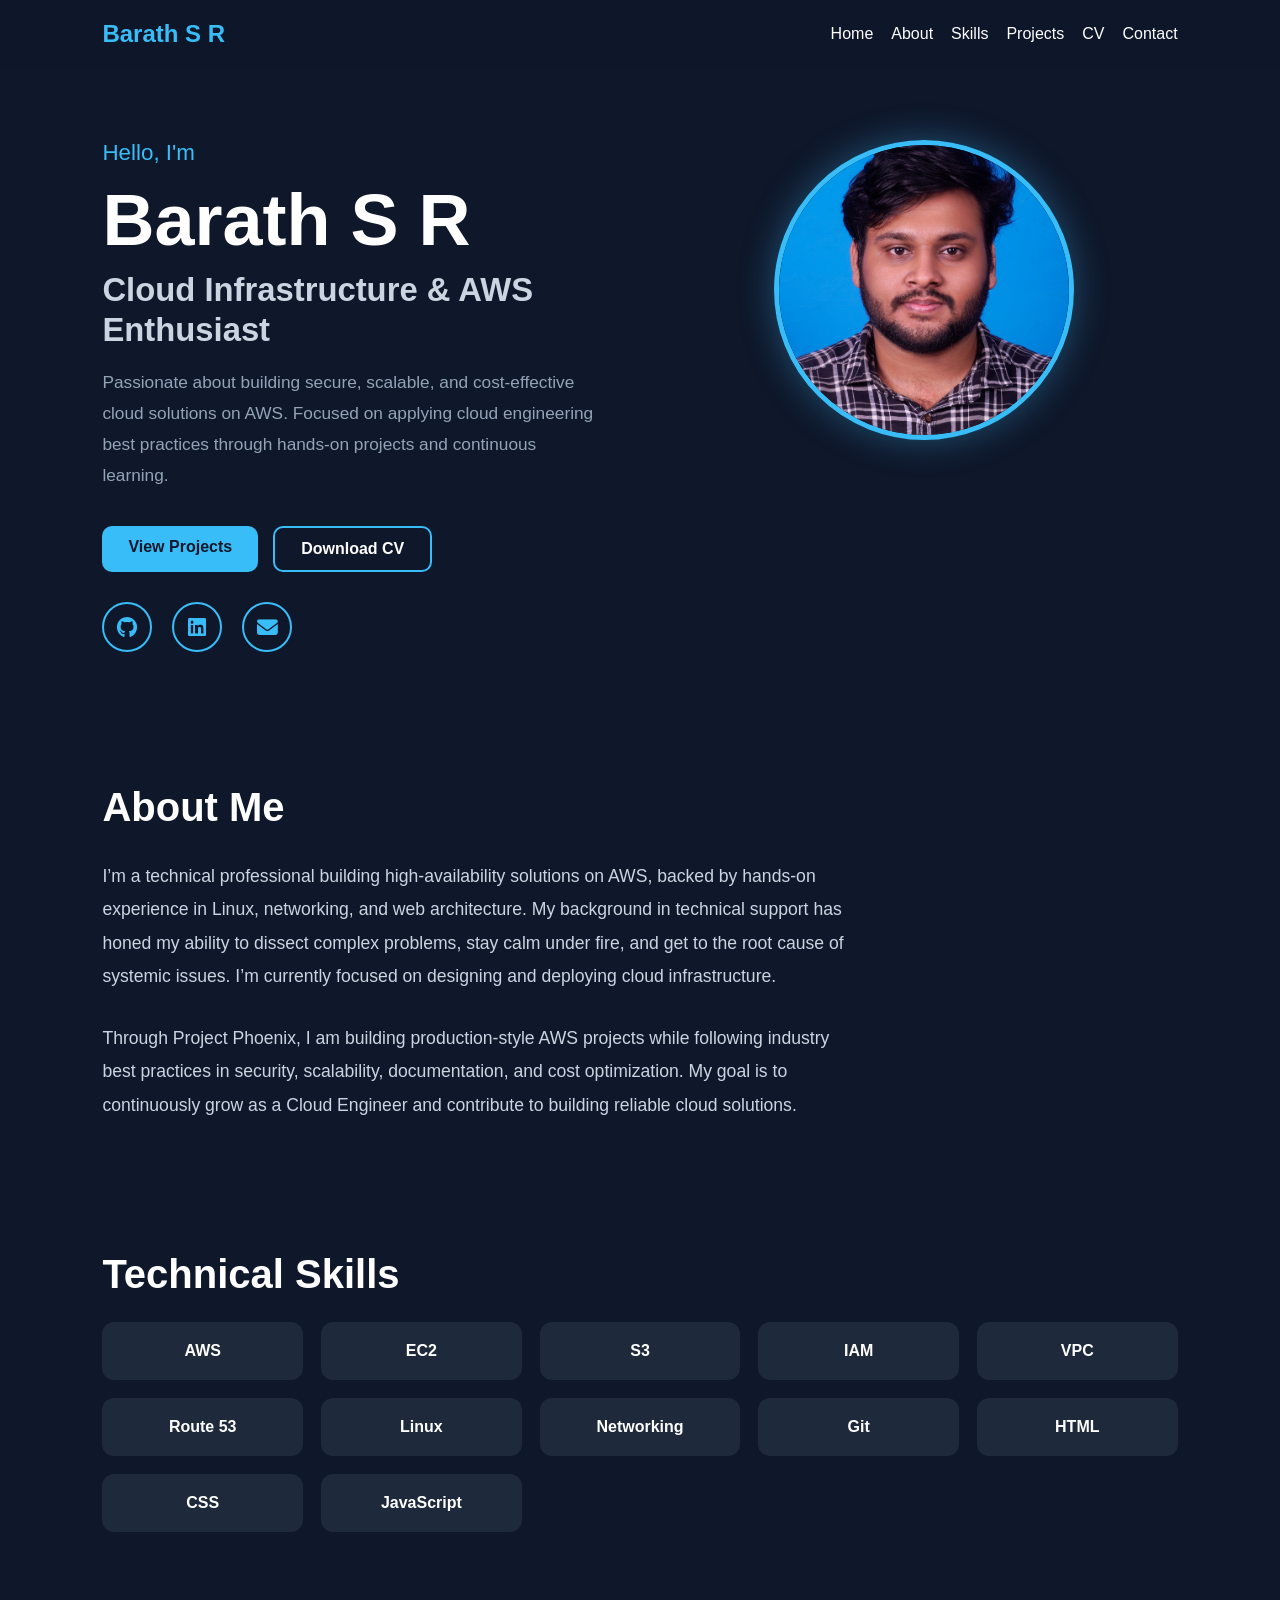
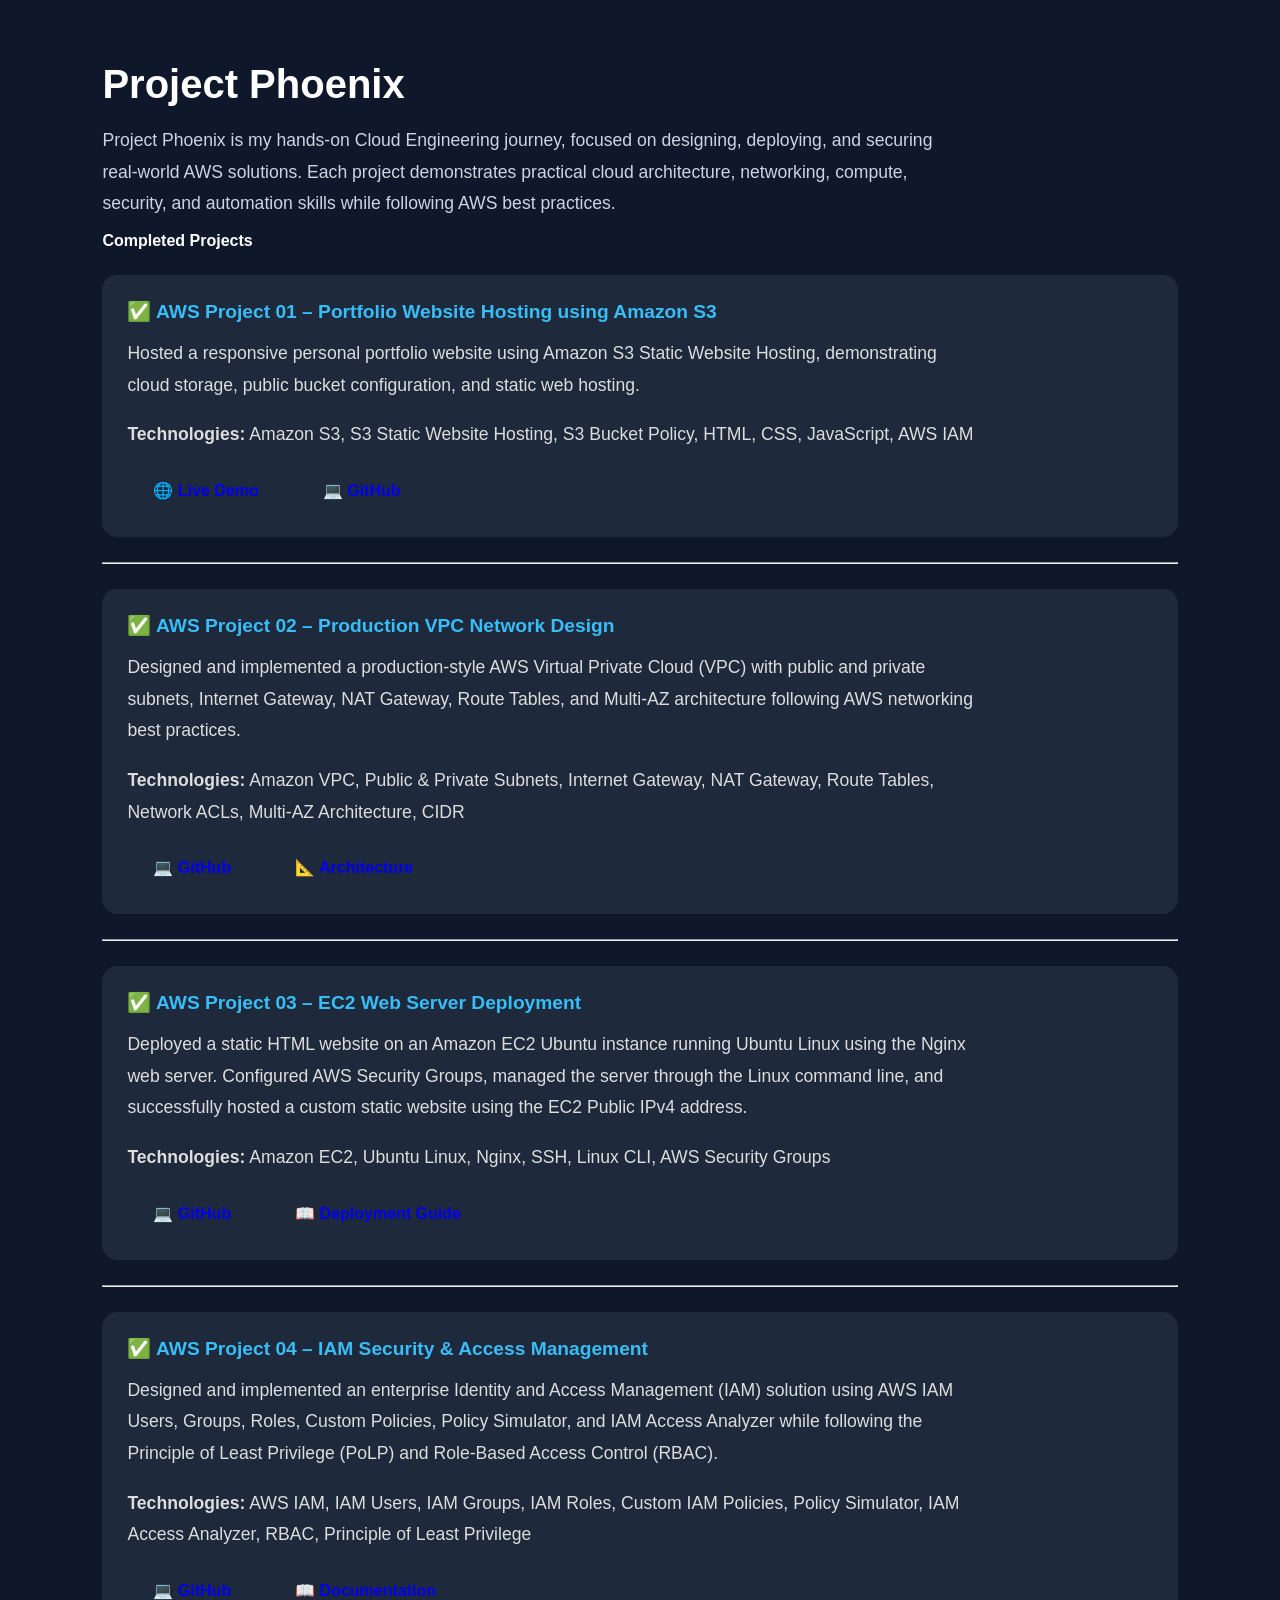
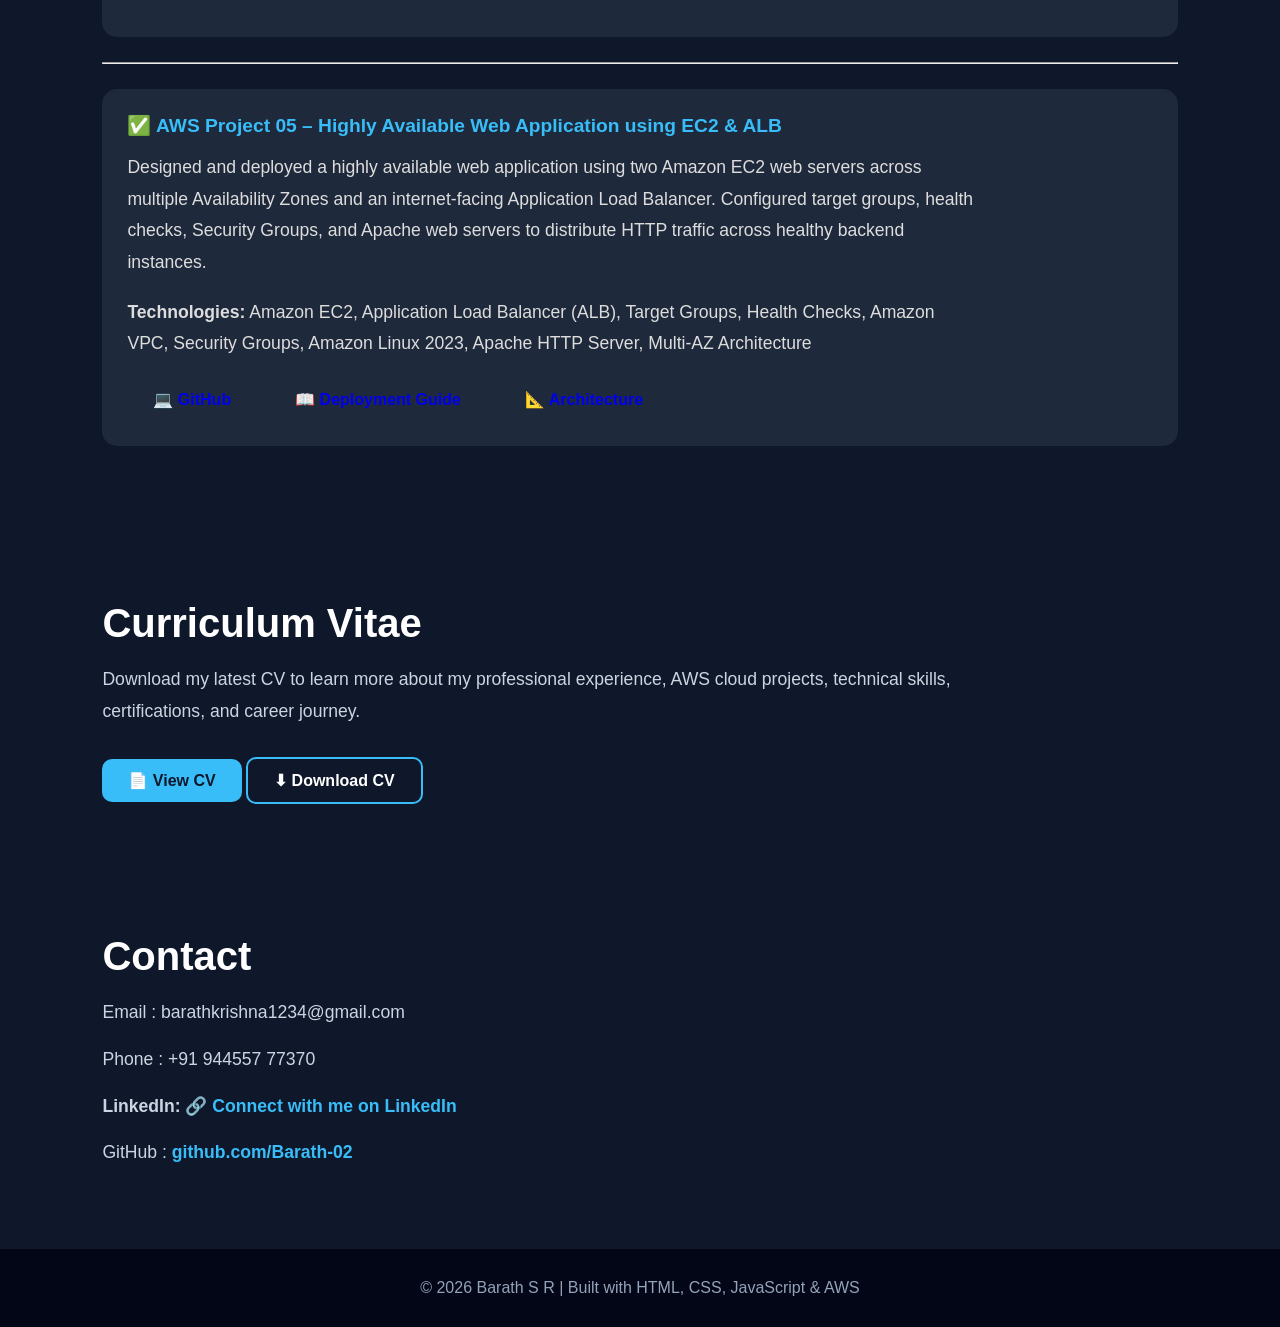
<file: index.html>
<!DOCTYPE html>
<html lang="en">
<head>
    <meta charset="UTF-8">
    <meta name="viewport" content="width=device-width, initial-scale=1.0">
    <title>Barath S R |Cloud Infrastructure & AWS Enthusiast</title>

    <link rel="stylesheet" href="css/style.css">
    <link rel="stylesheet"
href="https://cdnjs.cloudflare.com/ajax/libs/font-awesome/6.6.0/css/all.min.css">
</head>
<body>
    <nav>
    <div class="logo">Barath S R</div>

    <div class="menu-toggle" id="menu-toggle">
        ☰
    </div>

    <ul class="nav-links" id="nav-links">
        <li><a href="#home">Home</a></li>
        <li><a href="#about">About</a></li>
        <li><a href="#skills">Skills</a></li>
        <li><a href="#projects">Projects</a></li>
        <li><a href="assets/CV/BARATH.S.R_CV.pdf">CV</a></li>
        <li><a href="#contact">Contact</a></li>
    </ul>
</nav>
    <header id="home" class="hero">

        <div class="hero-content">
    
            <p class="intro">Hello, I'm</p>
    
            <h1>Barath S R</h1>
    
            <h2>Cloud Infrastructure & AWS Enthusiast</h2>
    
            <p class="description">
                Passionate about building secure, scalable, and cost-effective cloud solutions on AWS.
                Focused on applying cloud engineering best practices through hands-on projects and continuous learning.
            </p>
    
           <div class="buttons">

    <a href="#projects" class="btn primary">
        View Projects
    </a>

    <a href="assets/CV/BARATH.S.R_CV.pdf"
   class="btn secondary"
   download>
    Download CV
</a>

</div>

<div class="social-icons">

    <a href="https://github.com/Barath-02"
       target="_blank"
       rel="noopener noreferrer"
       title="GitHub">
        <i class="fab fa-github"></i>
    </a>

    <a href="https://www.linkedin.com/in/barath02/"
       target="_blank"
       rel="noopener noreferrer"
       title="LinkedIn">
        <i class="fab fa-linkedin"></i>
    </a>

    <a href="mailto:barathkrishna1234@gmai.com"
       title="Email">
        <i class="fas fa-envelope"></i>
    </a>

</div>
    
        </div>
    
        <div class="hero-image">
    <img src="assets/images/profile.jpg" alt="Barath S R">
</div>
    </header>
    <!-- About Section -->
    <section id="about" class="fade-section">

    <h2>About Me</h2>

<p>
    I’m a technical professional building high-availability solutions on AWS, backed by hands-on experience in Linux, networking, and web architecture. My background in technical support has honed my ability to dissect complex problems, stay calm under fire, and get to the root cause of systemic issues. I’m currently focused on designing and deploying cloud infrastructure.

<br>

<p>
   Through Project Phoenix, I am building production-style AWS projects while following industry best practices in security, scalability, documentation, and cost optimization. My goal is to continuously grow as a Cloud Engineer and contribute to building reliable cloud solutions.

</p>
    
    </section>

<!-- Skills Section -->
<section id="skills" class="fade-section">

    <h2>Technical Skills</h2>

    <div class="skills-grid">

        <div>AWS</div>
        <div>EC2</div>
        <div>S3</div>
        <div>IAM</div>
        <div>VPC</div>
        <div>Route 53</div>
        <div>Linux</div>
        <div>Networking</div>
        <div>Git</div>
        <div>HTML</div>
        <div>CSS</div>
        <div>JavaScript</div>

    </div>

</section>

<!-- Projects Section -->

<section id="projects" class="fade-section">

    <h2>Project Phoenix</h2>

    <p>
        <p>
    Project Phoenix is my hands-on Cloud Engineering journey, focused on designing,
    deploying, and securing real-world AWS solutions. Each project demonstrates
    practical cloud architecture, networking, compute, security, and automation
    skills while following AWS best practices.
</p>
    </p>

    <h4>Completed Projects</h4>

<div class="completed-project">

    <h5>✅ AWS Project 01 – Portfolio Website Hosting using Amazon S3</h5>

    <p>
        Hosted a responsive personal portfolio website using Amazon S3 Static Website Hosting,
        demonstrating cloud storage, public bucket configuration, and static web hosting.
    </p>

    <p>
    <strong>Technologies:</strong> Amazon S3, S3 Static Website Hosting,
    S3 Bucket Policy, HTML, CSS, JavaScript, AWS IAM
</p>

    <div class="project-buttons">
        <a href="http://barathsr-portfolio-2026.s3-website.ap-south-1.amazonaws.com/" target="_blank" class="btn">
            🌐 Live Demo
        </a>

        <a href="https://github.com/Barath-02/aws-project-01-portfolio-hosting" target="_blank" class="btn">
            💻 GitHub
        </a>
    </div>

</div>

<hr>

<div class="completed-project">

    <h5>✅ AWS Project 02 – Production VPC Network Design</h5>

    <p>
        Designed and implemented a production-style AWS Virtual Private Cloud (VPC) with public
        and private subnets, Internet Gateway, NAT Gateway, Route Tables, and Multi-AZ architecture
        following AWS networking best practices.
    </p>

    <p>
    <strong>Technologies:</strong> Amazon VPC, Public & Private Subnets,
    Internet Gateway, NAT Gateway, Route Tables, Network ACLs,
    Multi-AZ Architecture, CIDR
</p>

    <div class="project-buttons">

    <a href="https://github.com/Barath-02/aws-project-02-vpc-network-design" target="_blank" class="btn">
        💻 GitHub
    </a>

    <a href="assets/architecture/aws-project-02-vpc-architecture.png"
   target="_blank"
   class="btn">
    📐 Architecture
</a>

</div>

</div>

<hr>

<div class="completed-project">

    <h5>✅ AWS Project 03 – EC2 Web Server Deployment</h5>

    <p>
        Deployed a static HTML website on an Amazon EC2 Ubuntu instance running Ubuntu Linux using the Nginx web server.
        Configured AWS Security Groups, managed the server through the Linux command line, and successfully hosted
        a custom static website using the EC2 Public IPv4 address.
    </p>

    <p>
        <strong>Technologies:</strong> Amazon EC2, Ubuntu Linux, Nginx, SSH, Linux CLI, AWS Security Groups
    </p>

    <div class="project-buttons">

        <a href="https://github.com/Barath-02/aws-project-03-ec2-webserver"
           target="_blank"
           class="btn">
            💻 GitHub
        </a>

         <a href="https://github.com/Barath-02/aws-project-03-ec2-webserver/blob/main/Deployment-Guide.md"
       target="_blank"
       class="btn">
        📖 Deployment Guide
    </a>

    </div>

</div>

<hr>

<div class="completed-project">

    <h5>✅ AWS Project 04 – IAM Security & Access Management</h5>

    <p>
        Designed and implemented an enterprise Identity and Access Management (IAM)
        solution using AWS IAM Users, Groups, Roles, Custom Policies,
        Policy Simulator, and IAM Access Analyzer while following the
        Principle of Least Privilege (PoLP) and Role-Based Access Control (RBAC).
    </p>

    <p>
        <strong>Technologies:</strong> AWS IAM, IAM Users, IAM Groups, IAM Roles,
        Custom IAM Policies, Policy Simulator, IAM Access Analyzer, RBAC,
        Principle of Least Privilege
    </p>

    <div class="project-buttons">

        <a href="https://github.com/Barath-02/aws-project-04-iam-security-best-practices"
           target="_blank"
           class="btn">
            💻 GitHub
        </a>

        <a href="https://github.com/Barath-02/aws-project-04-iam-security-best-practices/blob/main/README.md"
           target="_blank"
           class="btn">
            📖 Documentation
        </a>

    </div>

</div>

<hr>
<div class="completed-project">

<h5>✅ AWS Project 05 – Highly Available Web Application using EC2 & ALB</h5>

<p>
    Designed and deployed a highly available web application using two Amazon EC2 web servers
    across multiple Availability Zones and an internet-facing Application Load Balancer.
    Configured target groups, health checks, Security Groups, and Apache web servers to
    distribute HTTP traffic across healthy backend instances.
</p>

<p>
    <strong>Technologies:</strong> Amazon EC2, Application Load Balancer (ALB),
    Target Groups, Health Checks, Amazon VPC, Security Groups,
    Amazon Linux 2023, Apache HTTP Server, Multi-AZ Architecture
</p>

<div class="project-buttons">

    <a href="https://github.com/Barath-02/aws-project-05-highly-available-web"
   target="_blank"
   class="btn">
    💻 GitHub
</a>

   <a href="https://github.com/Barath-02/aws-project-05-highly-available-web/blob/main/Documentation/Deployment-Guide.md"
   target="_blank"
   class="btn">
    📖 Deployment Guide
</a>

    <a href="assets/architecture/aws-project-05-high-availability-architecture.png"
       target="_blank"
       class="btn">
        📐 Architecture
    </a>

</div>

</div>


</section>

<section id="CV" class="fade-section">

    <h2>Curriculum Vitae</h2>

    <p>
        Download my latest CV to learn more about my professional experience,
        AWS cloud projects, technical skills, certifications, and career journey.
    </p>

    <br>

   <a href="assets/CV/BARATH.S.R_CV.pdf"
   class="btn primary"
   target="_blank">
    📄 View CV
</a>

<a href="assets/CV/BARATH.S.R_CV.pdf"
   class="btn secondary"
   download>
    ⬇ Download CV
</a>

</section>

<!-- Contact Section -->
<section id="contact" class="fade-section">

    <h2>Contact</h2>
    
    <p>Email : barathkrishna1234@gmail.com</p>
    
    <p>Phone : +91 944557 77370</p>
    
    <p>
    <strong>LinkedIn:</strong>
    <a href="https://www.linkedin.com/in/barath02/"
       target="_blank"
       rel="noopener noreferrer">
        🔗 Connect with me on LinkedIn
    </a>
</p>
    
    <p>
    GitHub :
    <a href="https://github.com/Barath-02" target="_blank">
        github.com/Barath-02
    </a>
</p>
    
    </section>

<!-- Footer -->
<footer>

    <p>© 2026 Barath S R | Built with HTML, CSS, JavaScript & AWS</p>

</footer>
<script src="js/script.js"></script>
</body>
</html>
</file>
<file: css/style.css>
/* Reset */
* {
    margin: 0;
    padding: 0;
    box-sizing: border-box;
}

/* Body */
body {
    background-color: #0f172a;
    color: white;
    font-family: Arial, Helvetica, sans-serif;
}

/* ===========================
   HERO SECTION
=========================== */

.hero{
    min-height:80vh;
    display:flex;
    justify-content:space-between;
    align-items:flex-start;
    gap:60px;
    padding:140px 8% 60px;
}

/* Left Side */
.hero-content{
    flex:1;
    max-width:520px;
}

.intro{
    color:#38bdf8;
    font-size:1.4rem;
    margin-bottom:15px;
}

.hero h1{
    font-size:4.5rem;
    margin-bottom:10px;
    line-height:1.1;
}

.hero h2{
    font-size:2.05rem;
    color:#cbd5e1;
    line-height:1.2;
    margin-bottom:18px;
}

.description{
    color:#94a3b8;
    line-height:1.8;
    font-size:1.08rem;
    max-width:500px;
    margin-bottom:35px;
}

/* Buttons */
.buttons{

    display:flex;

    gap:15px;

    margin-top:18px;

}

.btn{
    display:inline-block;
    padding:12px 26px;
    border-radius:10px;
    text-decoration:none;
    font-weight:bold;
    transition:.3s ease;
}

.buttons button{

    padding:15px 34px;

    border-radius:10px;

    border:none;

    font-size:1rem;

    font-weight:bold;

    cursor:pointer;

    transition:0.3s;

}

.primary{

    background:#38bdf8;

    color:#0f172a;

}

.secondary{

    background:transparent;

    color:white;

    border:2px solid #38bdf8;

}

.btn:hover{

    transform:translateY(-4px);

}
.btn:hover{
    background:#38bdf8;
    color:#0f172a;
}

/* ===========================
   NAVIGATION BAR
=========================== */

nav{
    position: fixed;
    top:0;
    left:0;
    width:100%;

    display:flex;
    justify-content:space-between;
    align-items:center;

    padding:20px 8%;

    background:rgba(15,23,42,0.85);

    backdrop-filter:blur(10px);

    z-index:1000;
}

.logo{

    font-size:1.5rem;

    font-weight:bold;

    color:#38bdf8;

    cursor:pointer;

}

.nav-links{

    display:flex;

    list-style:none;

    gap:18px;

}

.nav-links a{

    text-decoration:none;

    color:white;

    font-weight:500;

    transition:.3s;

}

.nav-links a{
    text-decoration:none;
    color:white;
    font-weight:500;
    transition:all .3s ease;
    position:relative;
}

.nav-links a::after{
    content:"";
    position:absolute;
    left:0;
    bottom:-6px;
    width:0;
    height:2px;
    background:#38bdf8;
    transition:width .3s ease;
}

.nav-links a:hover{
    color:#38bdf8;
}

.nav-links a:hover::after{
    width:100%;
}

/* ===========================
   HAMBURGER MENU
=========================== */

.menu-toggle{
    display:none;
    font-size:2rem;
    color:#38bdf8;
    cursor:pointer;
}

.hero-image{
    flex:1;
    display:flex;
    justify-content:center;
    align-items:center;
}

.hero-image img{

    width:300px;
    height:300px;

    object-fit:cover;

    border-radius:50%;

    border:5px solid #38bdf8;

    box-shadow:0 0 35px rgba(56,189,248,.35);

    transition:0.4s ease;

}

.hero-image img:hover{

    transform:translateY(-8px) scale(1.03);

    box-shadow:0 0 70px rgba(56,189,248,.8);

}
/* ===========================
   SECTIONS
=========================== */

section{
    padding:65px 8%;
    scroll-margin-top:90px;
}

section h2{
    font-size:2.5rem;
    margin-bottom:18px;
    color:white;
}

section p{
    color:#cbd5e1;
    line-height:1.8;
    font-size:1.1rem;
    margin-bottom:12px;
    max-width:850px;
}

/* ===========================
   SKILLS
=========================== */

.skills-grid{
    display:grid;
    grid-template-columns:repeat(auto-fit,minmax(180px,1fr));
    gap:18px;
    margin-top:25px;
}

.skills-grid div{
    background:#1e293b;
    padding:20px;
    border-radius:12px;
    text-align:center;
    font-weight:bold;
    transition:0.3s;
}

.skills-grid div:hover{
    background:#38bdf8;
    color:#0f172a;
    transform:translateY(-5px);
}

/* ===========================
   PROJECT
=========================== */

.project-card{
    background:#1e293b;
    padding:30px;
    border-radius:15px;
    margin-top:30px;
}

.project-card h3{
    margin-bottom:20px;
}

.project-card p{
    margin-bottom:25px;
}

.project-card button{
    padding:14px 28px;
    background:#38bdf8;
    border:none;
    border-radius:10px;
    font-weight:bold;
    cursor:pointer;
}

/* ===========================
   CONTACT
=========================== */

#contact p{
    margin-bottom:15px;
}

/* ===========================
   FOOTER
=========================== */

footer{
    background:#020617;
    text-align:center;
    padding:30px;
    color:#94a3b8;
}

/* ===========================
   MOBILE RESPONSIVE
=========================== */

@media screen and (max-width:768px){

   /* Mobile Navigation */

nav{

    display:flex;

    justify-content:space-between;

    align-items:center;

    padding:18px 20px;

}

.logo{

    font-size:1.5rem;

    margin:0;

}

.menu-toggle{

    display:block;

}

.nav-links{

    display:none;

    position:absolute;

    top:75px;

    left:0;

    width:100%;

    background:#0f172a;

    flex-direction:column;

    align-items:center;

    padding:20px 0;

    gap:20px;

}

.nav-links.active{

    display:flex;

}


    .hero{
        flex-direction:column-reverse;
        align-items:center;
        justify-content:center;
        text-align:center;
        gap:25px;
        padding:120px 20px 50px;
    }

    .hero-content{
    max-width:100%;
    display:flex;
    flex-direction:column;
    align-items:center;
}

    .hero h1{
        font-size:2.8rem;
    }

    .hero h2{
    font-size:1.45rem;
    line-height:1.3;
}

    .description{
    font-size:.95rem;
    line-height:1.8;
    max-width:330px;
    margin:auto;
}

    .hero-image{
    width:100%;
    display:flex;
    justify-content:center;
    align-items:center;
    margin-bottom:20px;
}

    .hero-image img{
    width:180px;
    height:180px;
    display:block;
    margin:0 auto;
}

    .buttons{

    flex-direction:column;

    align-items:center;

    gap:15px;

}

.buttons .btn{

    width:220px;

}

    section{
        padding:55px 20px;
    }

    section h2{
        font-size:2rem;
    }

    .skills-grid{
        grid-template-columns:1fr;
    }

    .project-buttons{
        justify-content:center;
    }

}


/* Completed Projects */

.completed-project{
    background:#1e293b;
    padding:25px;
    border-radius:15px;
    margin:25px 0;
    transition:.3s ease;
}

.completed-project:hover{
    transform:translateY(-5px);
    box-shadow:0 0 20px rgba(56,189,248,.2);
}

.completed-project h5{
    font-size:1.2rem;
    color:#38bdf8;
    margin-bottom:15px;
}

.completed-project p {
    line-height: 1.8;
    margin-bottom: 18px;
    color: #ddd;
}

.project-card hr {
    border: none;
    border-top: 1px solid rgba(255,255,255,0.15);
    margin: 35px 0;
}

.project-buttons{
    display:flex;
    gap:12px;
    flex-wrap:wrap;
    margin-top:15px;
}

.coming-soon {
    opacity: 0.8;
}

html{
    scroll-behavior:smooth;
}

img{
    max-width:100%;
    height:auto;
}
/* ===========================
   ABOUT SECTION
=========================== */

#about h2{
    margin-bottom:30px;
}

#about p{
    max-width:760px;
    line-height:1.9;
    margin-bottom:28px;
}

#about p:last-child{
    margin-bottom:0;
}
/* ===========================
   SCROLL ANIMATION
=========================== */

.fade-section{
    opacity:0;
    transform:translateY(40px);
    transition:opacity .8s ease, transform .8s ease;
}

.fade-section.show{
    opacity:1;
    transform:translateY(0);
}

#contact a{
    color:#38bdf8;
    text-decoration:none;
    font-weight:bold;
    transition:.3s;
}

#contact a:hover{
    color:#7dd3fc;
    text-decoration:underline;
}

/* ===========================
   SOCIAL ICONS
=========================== */

.social-icons{
    display:flex;
    gap:20px;
    margin-top:30px;
}

.social-icons a{
    width:50px;
    height:50px;
    display:flex;
    justify-content:center;
    align-items:center;
    border:2px solid #38bdf8;
    border-radius:50%;
    color:#38bdf8;
    font-size:1.3rem;
    text-decoration:none;
    transition:0.3s ease;
}

.social-icons a:hover{
    background:#38bdf8;
    color:#0f172a;
    transform:translateY(-5px);
    box-shadow:0 0 20px rgba(56,189,248,.4);
}
</file>
